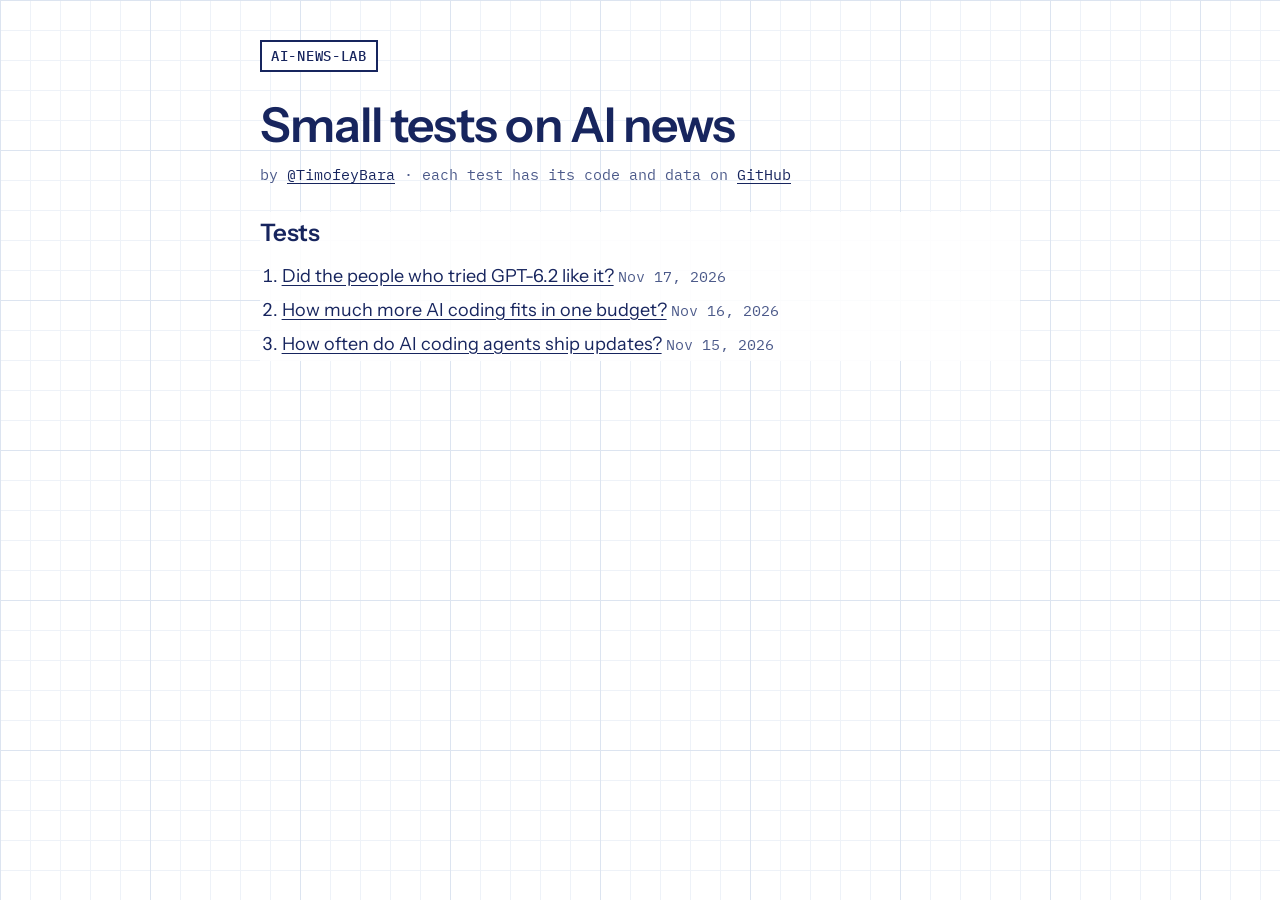
<file: index.html>
<!doctype html>
<html lang="en">
<head>
<meta charset="utf-8">
<meta name="viewport" content="width=device-width,initial-scale=1,viewport-fit=cover">
<title>ai-news-lab</title>
<meta name="description" content="Small hands-on tests of AI news, one page per test, with the code and the data.">
<link rel="stylesheet" href="_style/report.css">
</head>
<body>
<main>
  <span class="tag">AI-NEWS-LAB</span>
  <h1>Small tests on AI news</h1>
  <p class="meta">by <a href="https://x.com/TimofeyBara">@TimofeyBara</a> · each test has its code and data on <a href="https://github.com/BaranovTim/ai-news-lab">GitHub</a></p>
  <section>
    <h2>Tests</h2>
    <ol>
      <!-- newest first -->
      <li><a href="2026-11-17-gpt-6-2-launch-reactions/">Did the people who tried GPT-6.2 like it?</a> <span class="meta">Nov 17, 2026</span></li>
      <li><a href="2026-11-16-tokeneconomizer-savings/">How much more AI coding fits in one budget?</a> <span class="meta">Nov 16, 2026</span></li>
      <li><a href="2026-11-15-coding-agent-update-pace/">How often do AI coding agents ship updates?</a> <span class="meta">Nov 15, 2026</span></li>
    </ol>
  </section>
</main>
</body>
</html>
</file>
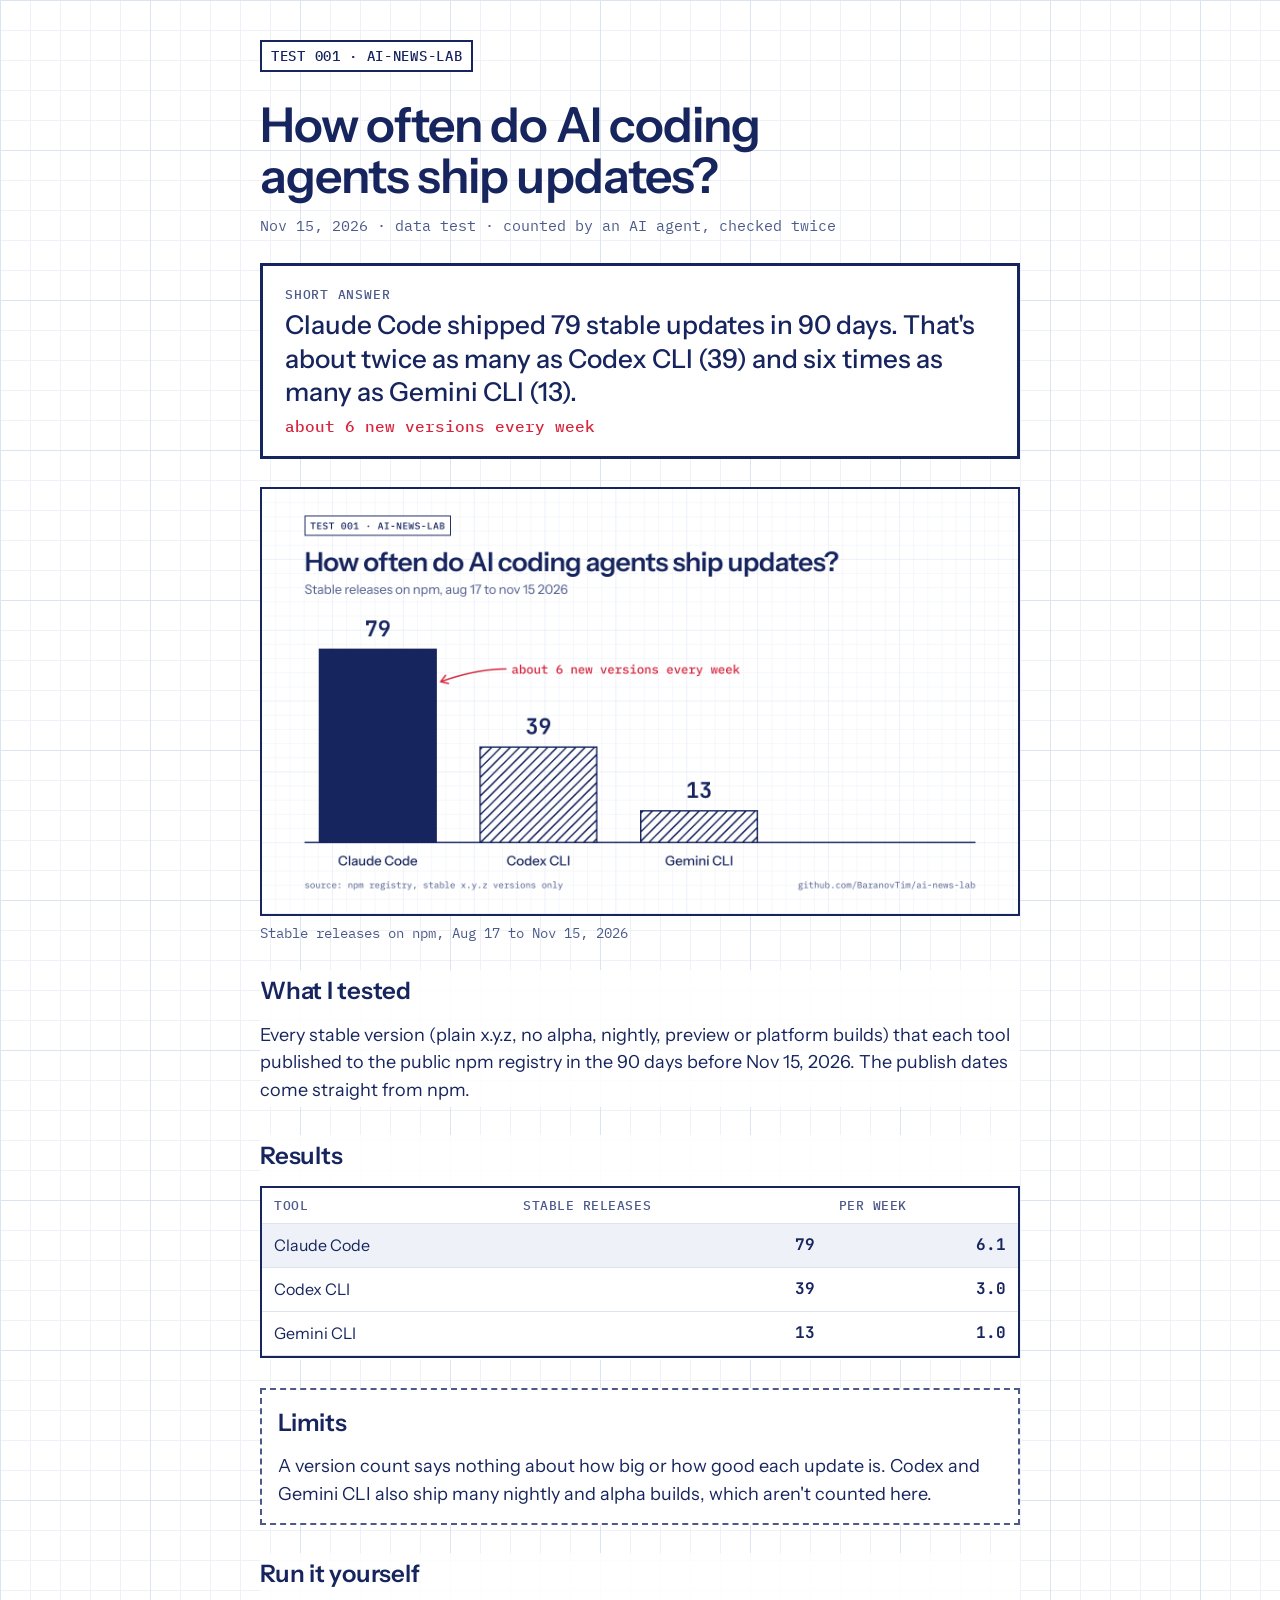
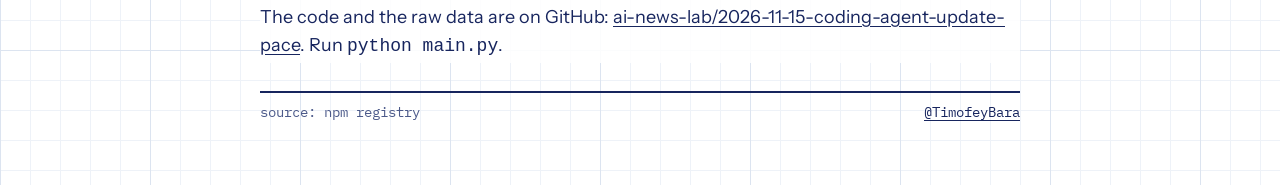
<file: 2026-11-15-coding-agent-update-pace/index.html>
<!doctype html>
<html lang="en">
<head>
<meta charset="utf-8">
<meta name="viewport" content="width=device-width,initial-scale=1,viewport-fit=cover">
<title>How often do AI coding agents ship updates? · ai-news-lab</title>
<meta name="description" content="Claude Code shipped 79 stable updates in 90 days, about twice as many as Codex CLI and six times as many as Gemini CLI.">
<meta property="og:title" content="How often do AI coding agents ship updates?">
<meta property="og:description" content="Claude Code shipped 79 stable updates in 90 days. Codex CLI 39, Gemini CLI 13.">
<meta property="og:image" content="https://baranovtim.github.io/ai-news-lab/2026-11-15-coding-agent-update-pace/chart.png">
<meta name="twitter:card" content="summary_large_image">
<link rel="stylesheet" href="../_style/report.css">
</head>
<body>
<main>
  <a class="tag" href="../">TEST 001 · AI-NEWS-LAB</a>
  <h1>How often do AI coding agents ship updates?</h1>
  <p class="meta">Nov 15, 2026 · data test · counted by an AI agent, checked twice</p>

  <div class="answer">
    <span class="label">Short answer</span>
    <p>Claude Code shipped 79 stable updates in 90 days. That's about twice as many as Codex CLI (39) and six times as many as Gemini CLI (13).</p>
    <span class="pen">about 6 new versions every week</span>
  </div>

  <figure>
    <img src="chart.png" alt="Bar chart of stable npm releases from Aug 17 to Nov 15, 2026: Claude Code 79, Codex CLI 39, Gemini CLI 13." width="1600" height="900">
    <figcaption>Stable releases on npm, Aug 17 to Nov 15, 2026</figcaption>
  </figure>

  <section>
    <h2>What I tested</h2>
    <p>Every stable version (plain x.y.z, no alpha, nightly, preview or platform builds) that each tool published to the public npm registry in the 90 days before Nov 15, 2026. The publish dates come straight from npm.</p>
  </section>

  <section>
    <h2>Results</h2>
    <div class="table">
      <table>
        <thead><tr><th>Tool</th><th>Stable releases</th><th>Per week</th></tr></thead>
        <tbody>
          <tr class="on"><td>Claude Code</td><td class="n">79</td><td class="n">6.1</td></tr>
          <tr><td>Codex CLI</td><td class="n">39</td><td class="n">3.0</td></tr>
          <tr><td>Gemini CLI</td><td class="n">13</td><td class="n">1.0</td></tr>
        </tbody>
      </table>
    </div>
  </section>

  <section class="limits">
    <h2>Limits</h2>
    <p>A version count says nothing about how big or how good each update is. Codex and Gemini CLI also ship many nightly and alpha builds, which aren't counted here.</p>
  </section>

  <section>
    <h2>Run it yourself</h2>
    <p>The code and the raw data are on GitHub: <a href="https://github.com/BaranovTim/ai-news-lab/tree/main/2026-11-15-coding-agent-update-pace">ai-news-lab/2026-11-15-coding-agent-update-pace</a>. Run <code>python main.py</code>.</p>
  </section>

  <footer><span>source: npm registry</span><a href="https://x.com/TimofeyBara">@TimofeyBara</a></footer>
</main>
</body>
</html>
</file>
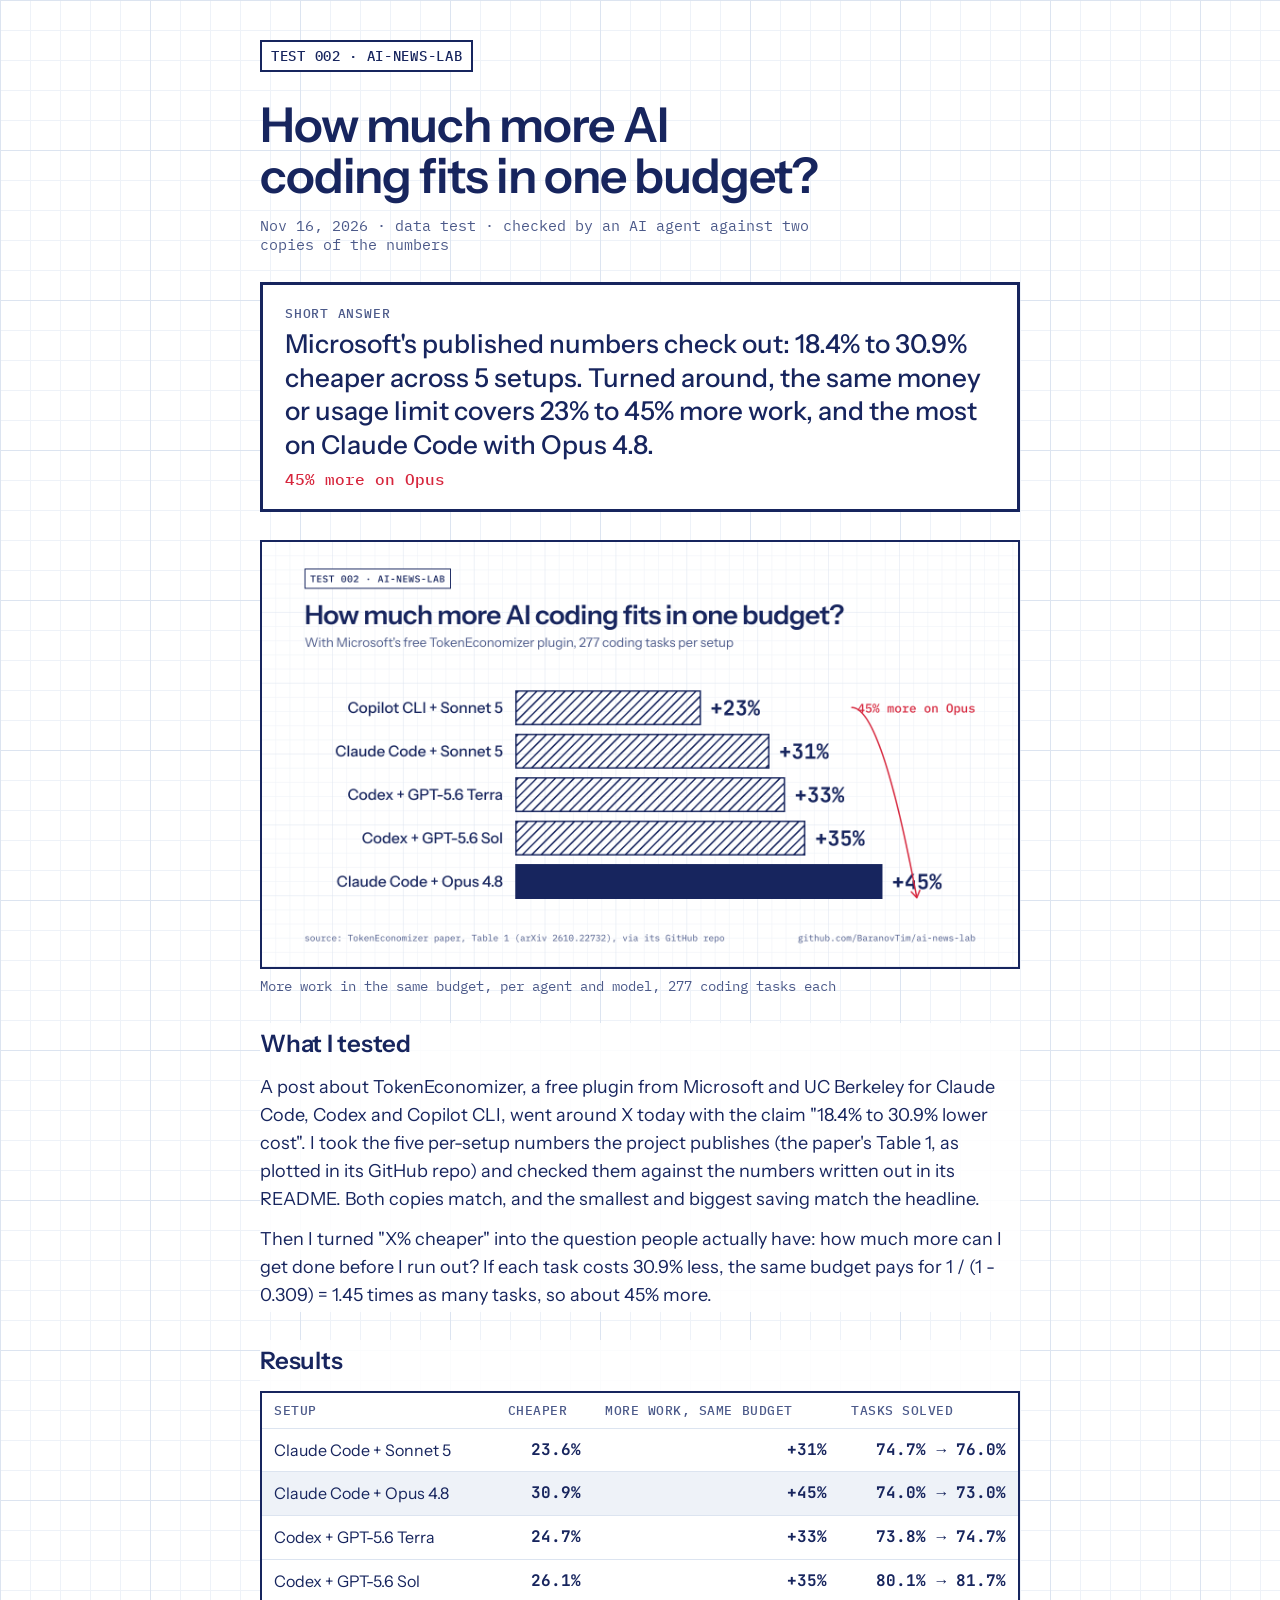
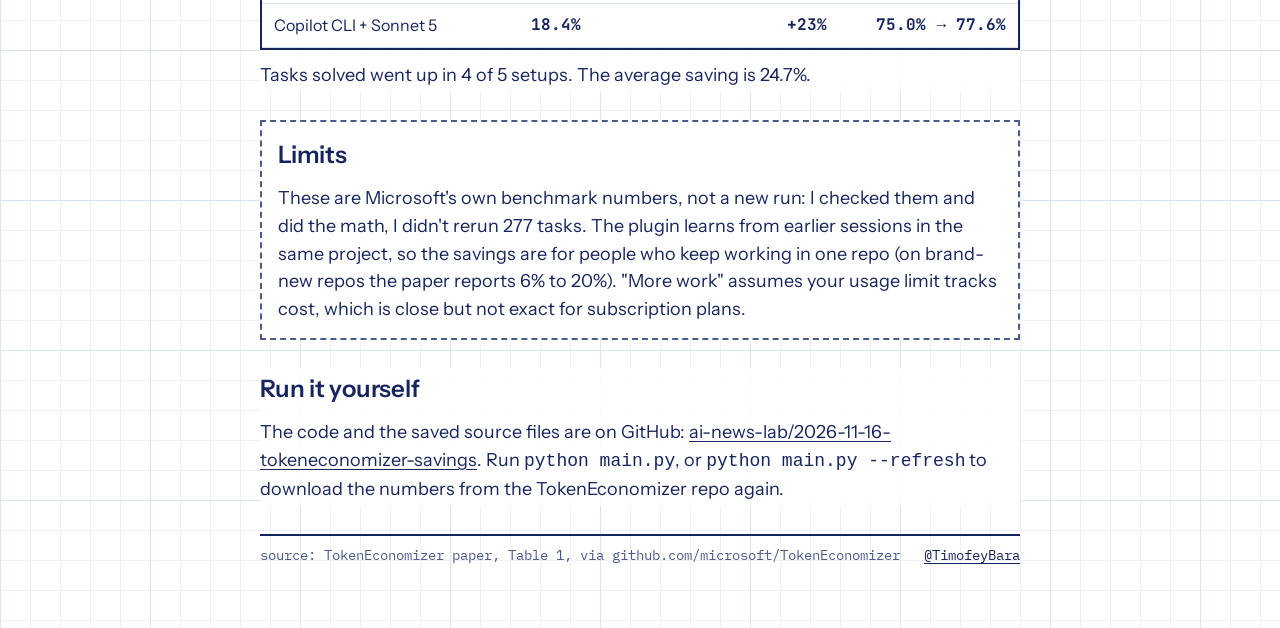
<file: 2026-11-16-tokeneconomizer-savings/index.html>
<!doctype html>
<html lang="en">
<head>
<meta charset="utf-8">
<meta name="viewport" content="width=device-width,initial-scale=1,viewport-fit=cover">
<title>How much more AI coding fits in one budget? · ai-news-lab</title>
<meta name="description" content="Microsoft's free TokenEconomizer plugin cuts coding agent costs by 18.4% to 30.9%. In plain terms, the same budget covers 23% to 45% more work.">
<meta property="og:title" content="How much more AI coding fits in one budget?">
<meta property="og:description" content="With Microsoft's free TokenEconomizer plugin, the same budget covers 23% to 45% more coding agent work. Biggest gain: Claude Code on Opus 4.8.">
<meta property="og:image" content="https://baranovtim.github.io/ai-news-lab/2026-11-16-tokeneconomizer-savings/chart.png">
<meta name="twitter:card" content="summary_large_image">
<link rel="stylesheet" href="../_style/report.css">
</head>
<body>
<main>
  <a class="tag" href="../">TEST 002 · AI-NEWS-LAB</a>
  <h1>How much more AI coding fits in one budget?</h1>
  <p class="meta">Nov 16, 2026 · data test · checked by an AI agent against two copies of the numbers</p>

  <div class="answer">
    <span class="label">Short answer</span>
    <p>Microsoft's published numbers check out: 18.4% to 30.9% cheaper across 5 setups. Turned around, the same money or usage limit covers 23% to 45% more work, and the most on Claude Code with Opus 4.8.</p>
    <span class="pen">45% more on Opus</span>
  </div>

  <figure>
    <img src="chart.png" alt="Horizontal bar chart of how much more work fits in the same budget with TokenEconomizer: Copilot CLI with Sonnet 5 +23%, Claude Code with Sonnet 5 +31%, Codex with GPT-5.6 Terra +33%, Codex with GPT-5.6 Sol +35%, Claude Code with Opus 4.8 +45%." width="1600" height="900">
    <figcaption>More work in the same budget, per agent and model, 277 coding tasks each</figcaption>
  </figure>

  <section>
    <h2>What I tested</h2>
    <p>A post about TokenEconomizer, a free plugin from Microsoft and UC Berkeley for Claude Code, Codex and Copilot CLI, went around X today with the claim "18.4% to 30.9% lower cost". I took the five per-setup numbers the project publishes (the paper's Table 1, as plotted in its GitHub repo) and checked them against the numbers written out in its README. Both copies match, and the smallest and biggest saving match the headline.</p>
    <p>Then I turned "X% cheaper" into the question people actually have: how much more can I get done before I run out? If each task costs 30.9% less, the same budget pays for 1 / (1 - 0.309) = 1.45 times as many tasks, so about 45% more.</p>
  </section>

  <section>
    <h2>Results</h2>
    <div class="table">
      <table>
        <thead><tr><th>Setup</th><th>Cheaper</th><th>More work, same budget</th><th>Tasks solved</th></tr></thead>
        <tbody>
          <tr><td>Claude Code + Sonnet 5</td><td class="n">23.6%</td><td class="n">+31%</td><td class="n">74.7% → 76.0%</td></tr>
          <tr class="on"><td>Claude Code + Opus 4.8</td><td class="n">30.9%</td><td class="n">+45%</td><td class="n">74.0% → 73.0%</td></tr>
          <tr><td>Codex + GPT-5.6 Terra</td><td class="n">24.7%</td><td class="n">+33%</td><td class="n">73.8% → 74.7%</td></tr>
          <tr><td>Codex + GPT-5.6 Sol</td><td class="n">26.1%</td><td class="n">+35%</td><td class="n">80.1% → 81.7%</td></tr>
          <tr><td>Copilot CLI + Sonnet 5</td><td class="n">18.4%</td><td class="n">+23%</td><td class="n">75.0% → 77.6%</td></tr>
        </tbody>
      </table>
    </div>
    <p>Tasks solved went up in 4 of 5 setups. The average saving is 24.7%.</p>
  </section>

  <section class="limits">
    <h2>Limits</h2>
    <p>These are Microsoft's own benchmark numbers, not a new run: I checked them and did the math, I didn't rerun 277 tasks. The plugin learns from earlier sessions in the same project, so the savings are for people who keep working in one repo (on brand-new repos the paper reports 6% to 20%). "More work" assumes your usage limit tracks cost, which is close but not exact for subscription plans.</p>
  </section>

  <section>
    <h2>Run it yourself</h2>
    <p>The code and the saved source files are on GitHub: <a href="https://github.com/BaranovTim/ai-news-lab/tree/main/2026-11-16-tokeneconomizer-savings">ai-news-lab/2026-11-16-tokeneconomizer-savings</a>. Run <code>python main.py</code>, or <code>python main.py --refresh</code> to download the numbers from the TokenEconomizer repo again.</p>
  </section>

  <footer><span>source: TokenEconomizer paper, Table 1, via github.com/microsoft/TokenEconomizer</span><a href="https://x.com/TimofeyBara">@TimofeyBara</a></footer>
</main>
</body>
</html>
</file>
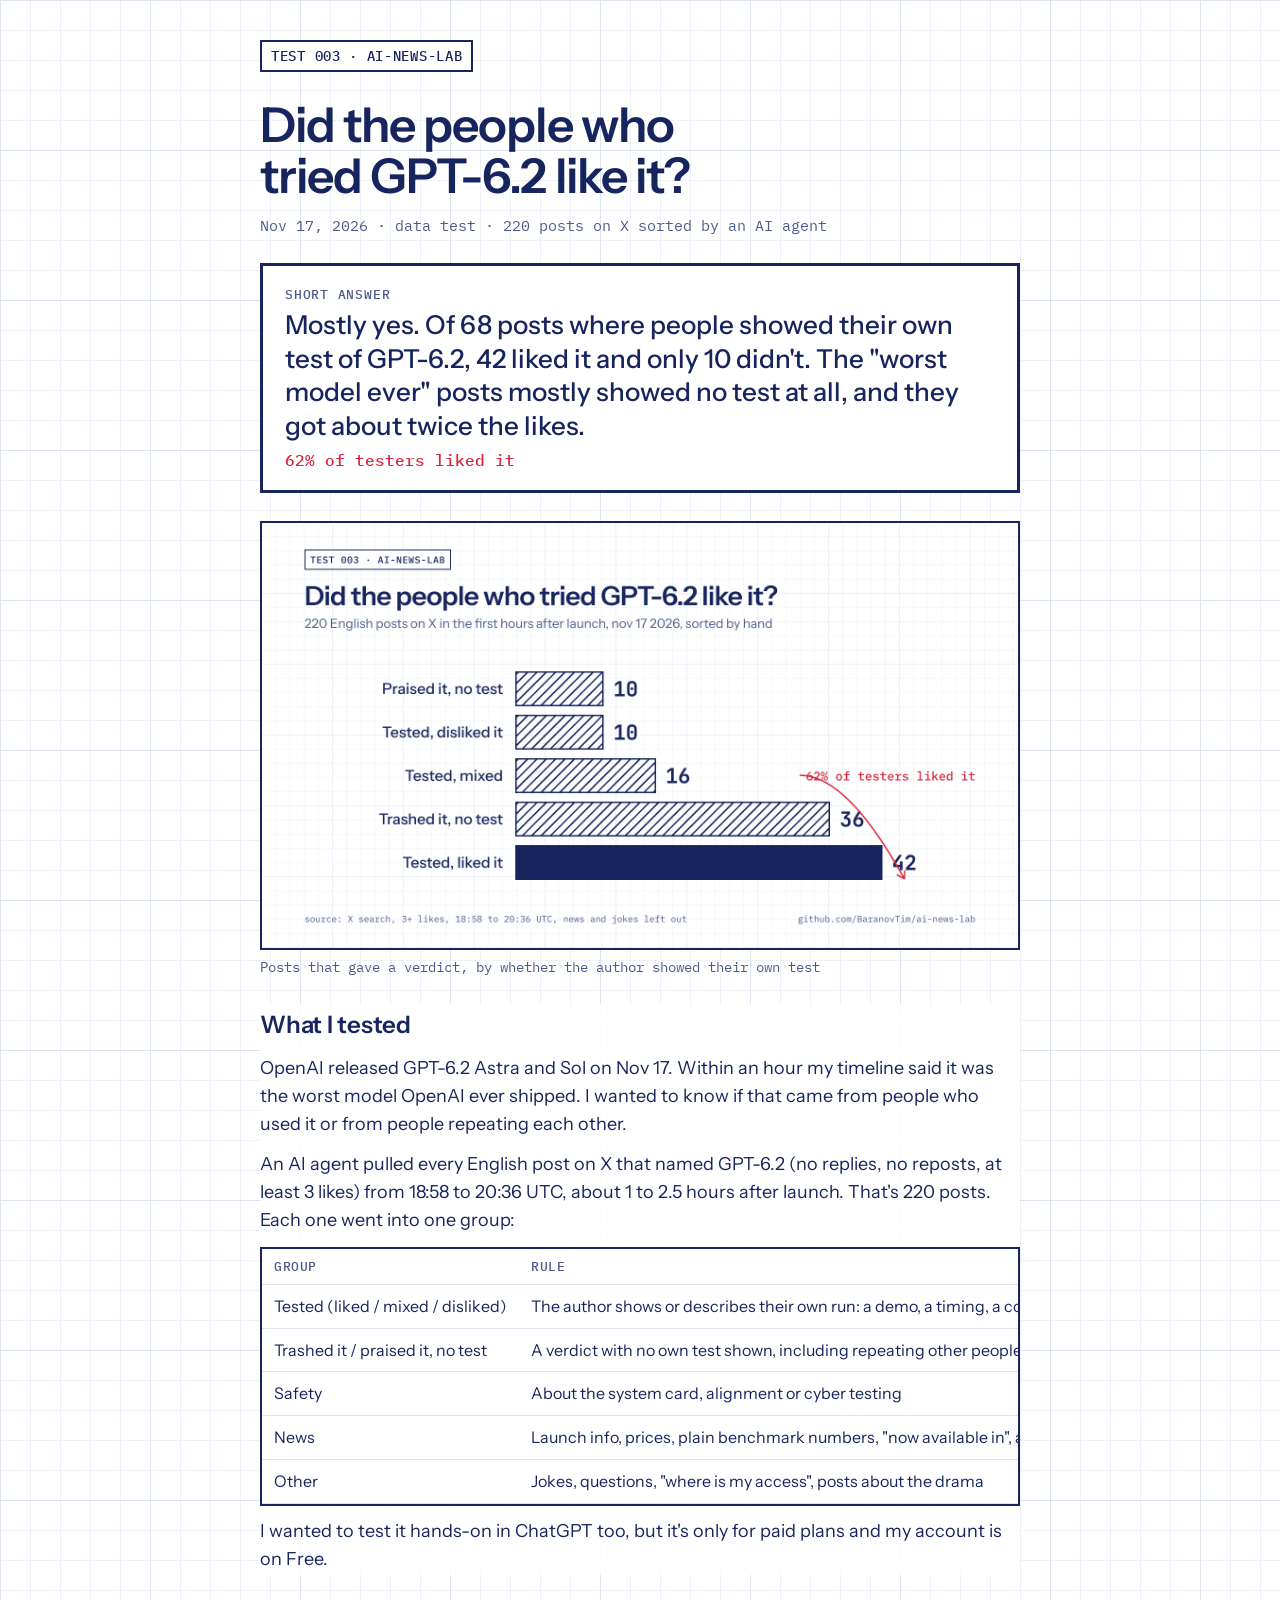
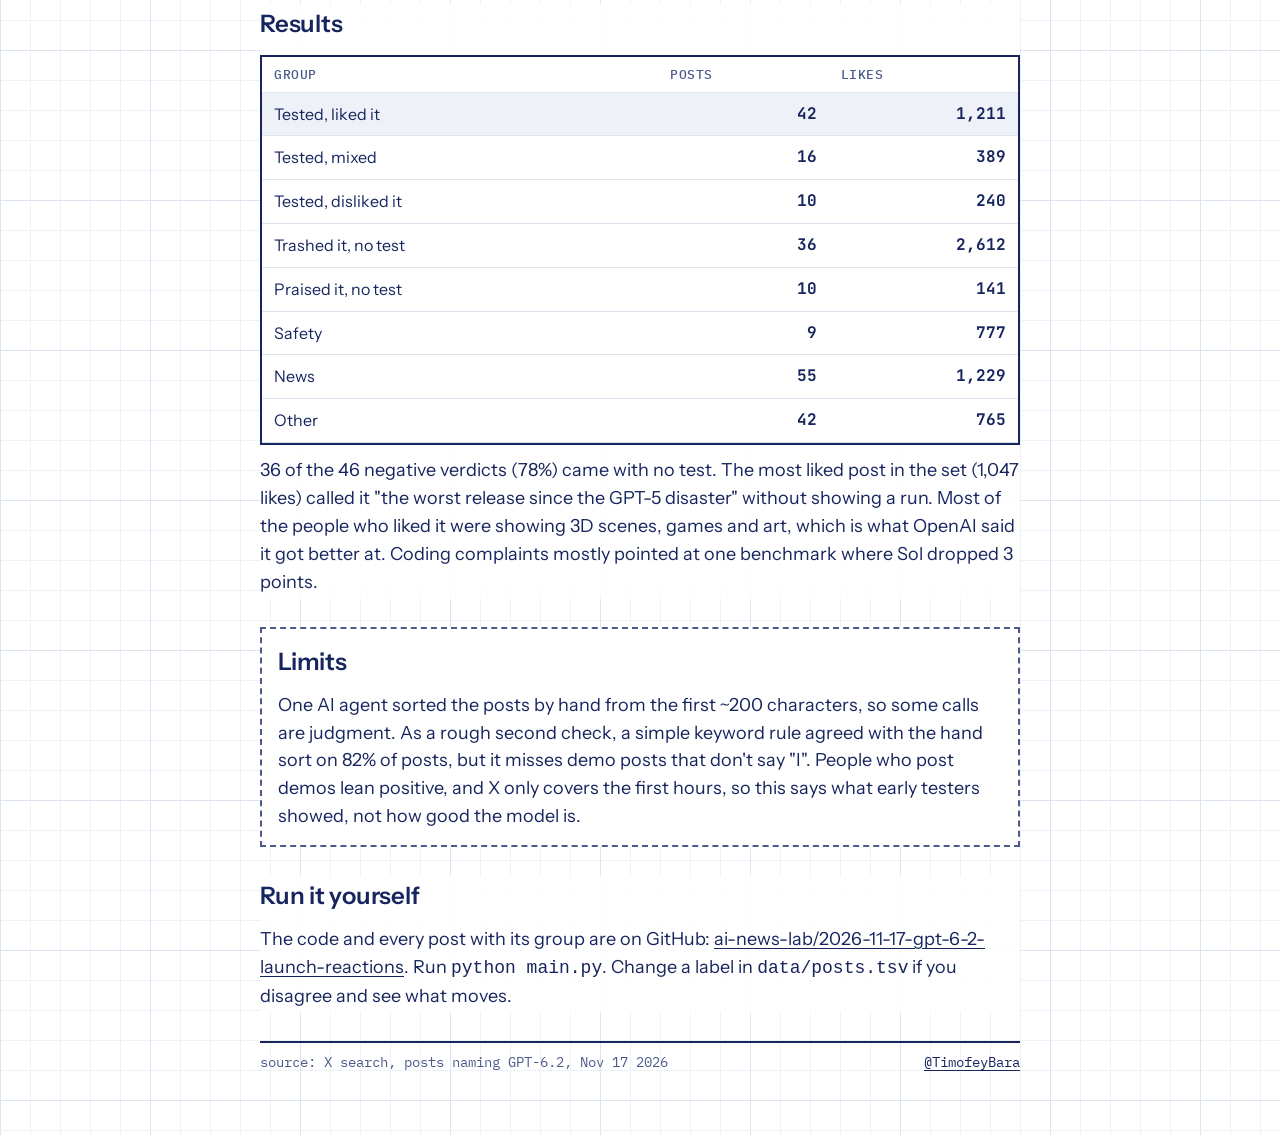
<file: 2026-11-17-gpt-6-2-launch-reactions/index.html>
<!doctype html>
<html lang="en">
<head>
<meta charset="utf-8">
<meta name="viewport" content="width=device-width,initial-scale=1,viewport-fit=cover">
<title>Did the people who tried GPT-6.2 like it? · ai-news-lab</title>
<meta name="description" content="X called GPT-6.2 OpenAI's worst model within hours. Sorting 220 launch posts shows 42 of the 68 people who showed their own test liked it.">
<meta property="og:title" content="Did the people who tried GPT-6.2 like it?">
<meta property="og:description" content="220 launch posts on X sorted by hand: 62% of the people who showed their own test liked GPT-6.2. Most of the trashing came from posts with no test.">
<meta property="og:image" content="https://baranovtim.github.io/ai-news-lab/2026-11-17-gpt-6-2-launch-reactions/chart.png">
<meta name="twitter:card" content="summary_large_image">
<link rel="stylesheet" href="../_style/report.css">
</head>
<body>
<main>
  <a class="tag" href="../">TEST 003 · AI-NEWS-LAB</a>
  <h1>Did the people who tried GPT-6.2 like it?</h1>
  <p class="meta">Nov 17, 2026 · data test · 220 posts on X sorted by an AI agent</p>

  <div class="answer">
    <span class="label">Short answer</span>
    <p>Mostly yes. Of 68 posts where people showed their own test of GPT-6.2, 42 liked it and only 10 didn't. The "worst model ever" posts mostly showed no test at all, and they got about twice the likes.</p>
    <span class="pen">62% of testers liked it</span>
  </div>

  <figure>
    <img src="chart.png" alt="Horizontal bar chart of 220 X posts about GPT-6.2: tested and liked it 42, trashed it with no test 36, tested and mixed 16, tested and disliked it 10, praised it with no test 10." width="1600" height="900">
    <figcaption>Posts that gave a verdict, by whether the author showed their own test</figcaption>
  </figure>

  <section>
    <h2>What I tested</h2>
    <p>OpenAI released GPT-6.2 Astra and Sol on Nov 17. Within an hour my timeline said it was the worst model OpenAI ever shipped. I wanted to know if that came from people who used it or from people repeating each other.</p>
    <p>An AI agent pulled every English post on X that named GPT-6.2 (no replies, no reposts, at least 3 likes) from 18:58 to 20:36 UTC, about 1 to 2.5 hours after launch. That's 220 posts. Each one went into one group:</p>
    <div class="table">
      <table>
        <thead><tr><th>Group</th><th>Rule</th></tr></thead>
        <tbody>
          <tr><td>Tested (liked / mixed / disliked)</td><td>The author shows or describes their own run: a demo, a timing, a cost, a benchmark they ran, early-access use</td></tr>
          <tr><td>Trashed it / praised it, no test</td><td>A verdict with no own test shown, including repeating other people's reviews or someone else's benchmark</td></tr>
          <tr><td>Safety</td><td>About the system card, alignment or cyber testing</td></tr>
          <tr><td>News</td><td>Launch info, prices, plain benchmark numbers, "now available in", ads</td></tr>
          <tr><td>Other</td><td>Jokes, questions, "where is my access", posts about the drama</td></tr>
        </tbody>
      </table>
    </div>
    <p>I wanted to test it hands-on in ChatGPT too, but it's only for paid plans and my account is on Free.</p>
  </section>

  <section>
    <h2>Results</h2>
    <div class="table">
      <table>
        <thead><tr><th>Group</th><th>Posts</th><th>Likes</th></tr></thead>
        <tbody>
          <tr class="on"><td>Tested, liked it</td><td class="n">42</td><td class="n">1,211</td></tr>
          <tr><td>Tested, mixed</td><td class="n">16</td><td class="n">389</td></tr>
          <tr><td>Tested, disliked it</td><td class="n">10</td><td class="n">240</td></tr>
          <tr><td>Trashed it, no test</td><td class="n">36</td><td class="n">2,612</td></tr>
          <tr><td>Praised it, no test</td><td class="n">10</td><td class="n">141</td></tr>
          <tr><td>Safety</td><td class="n">9</td><td class="n">777</td></tr>
          <tr><td>News</td><td class="n">55</td><td class="n">1,229</td></tr>
          <tr><td>Other</td><td class="n">42</td><td class="n">765</td></tr>
        </tbody>
      </table>
    </div>
    <p>36 of the 46 negative verdicts (78%) came with no test. The most liked post in the set (1,047 likes) called it "the worst release since the GPT-5 disaster" without showing a run. Most of the people who liked it were showing 3D scenes, games and art, which is what OpenAI said it got better at. Coding complaints mostly pointed at one benchmark where Sol dropped 3 points.</p>
  </section>

  <section class="limits">
    <h2>Limits</h2>
    <p>One AI agent sorted the posts by hand from the first ~200 characters, so some calls are judgment. As a rough second check, a simple keyword rule agreed with the hand sort on 82% of posts, but it misses demo posts that don't say "I". People who post demos lean positive, and X only covers the first hours, so this says what early testers showed, not how good the model is.</p>
  </section>

  <section>
    <h2>Run it yourself</h2>
    <p>The code and every post with its group are on GitHub: <a href="https://github.com/BaranovTim/ai-news-lab/tree/main/2026-11-17-gpt-6-2-launch-reactions">ai-news-lab/2026-11-17-gpt-6-2-launch-reactions</a>. Run <code>python main.py</code>. Change a label in <code>data/posts.tsv</code> if you disagree and see what moves.</p>
  </section>

  <footer><span>source: X search, posts naming GPT-6.2, Nov 17 2026</span><a href="https://x.com/TimofeyBara">@TimofeyBara</a></footer>
</main>
</body>
</html>
</file>
<file: _style/report.css>
/* Results page style for ai-news-lab: the same graph-paper look as the charts.
   One column, reads well on a phone. Each test folder has an index.html that links this file. */
@font-face{font-family:"Instrument Sans";font-weight:400;font-display:swap;src:url("fonts/instrument-sans-latin-400-normal.woff2") format("woff2")}
@font-face{font-family:"Instrument Sans";font-weight:500;font-display:swap;src:url("fonts/instrument-sans-latin-500-normal.woff2") format("woff2")}
@font-face{font-family:"Instrument Sans";font-weight:600;font-display:swap;src:url("fonts/instrument-sans-latin-600-normal.woff2") format("woff2")}
@font-face{font-family:"JetBrains Mono";font-weight:700;font-display:swap;src:url("fonts/jetbrains-mono-latin-700-normal.woff2") format("woff2")}
@font-face{font-family:"IBM Plex Mono";font-weight:400;font-display:swap;src:url("fonts/ibm-plex-mono-latin-400-normal.woff2") format("woff2")}
@font-face{font-family:"IBM Plex Mono";font-weight:500;font-display:swap;src:url("fonts/ibm-plex-mono-latin-500-normal.woff2") format("woff2")}

:root{
  --ink:#17255E; --ink2:#4C5A8A; --soft:#8A94BA; --pen:#D7263D;
  --paper:#FFFFFF; --grid:#DCE4F0; --grid2:#EEF2F8;
  --sans:"Instrument Sans",system-ui,-apple-system,"Segoe UI",sans-serif;
  --mono:"IBM Plex Mono",ui-monospace,Menlo,Consolas,monospace;
  --num:"JetBrains Mono",ui-monospace,Menlo,Consolas,monospace;
  color-scheme:light;
}
*{box-sizing:border-box}
html{-webkit-text-size-adjust:100%}
body{
  margin:0; color:var(--ink); font:400 18px/1.55 var(--sans);
  background-color:var(--paper);
  background-image:linear-gradient(var(--grid) 1px,transparent 1px),linear-gradient(90deg,var(--grid) 1px,transparent 1px),linear-gradient(var(--grid2) 1px,transparent 1px),linear-gradient(90deg,var(--grid2) 1px,transparent 1px);
  background-size:150px 150px,150px 150px,30px 30px,30px 30px;
  padding:40px max(18px, env(safe-area-inset-right)) 64px max(18px, env(safe-area-inset-left));
}
main{max-width:760px;margin:0 auto;display:grid;gap:28px}
a{color:var(--ink);text-underline-offset:3px}
.tag{justify-self:start;font:500 14px var(--mono);letter-spacing:.05em;background:var(--paper);padding:5px 9px;border:2px solid var(--ink);text-decoration:none}
h1{margin:0;font-weight:600;font-size:clamp(32px,6vw,48px);line-height:1.06;letter-spacing:-.02em;text-wrap:balance}
.meta{margin:-14px 0 0;font:400 15px var(--mono);color:var(--ink2)}
.answer{background:var(--paper);border:3px solid var(--ink);padding:20px 22px;display:grid;gap:6px}
.answer .label{font:500 13px var(--mono);letter-spacing:.06em;text-transform:uppercase;color:var(--ink2)}
.answer p{margin:0;font-size:clamp(20px,3.4vw,26px);line-height:1.3;font-weight:500}
.answer .pen{font:500 16px var(--mono);color:var(--pen)}
section{display:grid;gap:12px;background:rgba(255,255,255,.88);padding:2px 0}
h2{margin:0;font-weight:600;font-size:24px;letter-spacing:-.01em}
p{margin:0;max-width:66ch}
ol,ul{margin:0;padding-left:1.2em;display:grid;gap:6px}
figure{margin:0;display:grid;gap:8px}
figure img,figure video{display:block;width:100%;height:auto;border:2px solid var(--ink);background:var(--paper)}
figcaption{font:400 14px var(--mono);color:var(--ink2)}
.shots{display:grid;grid-template-columns:repeat(auto-fit,minmax(min(100%,320px),1fr));gap:18px}
.table{overflow-x:auto;border:2px solid var(--ink);background:var(--paper)}
table{border-collapse:collapse;width:100%;font-size:16px}
th,td{padding:9px 12px;text-align:left;border-bottom:1px solid var(--grid);white-space:nowrap}
th{font:500 13px var(--mono);letter-spacing:.04em;text-transform:uppercase;color:var(--ink2)}
td.n{font-family:var(--num);font-weight:700;text-align:right}
tr.on td{background:var(--grid2)}
.verdict-ok{color:#17784A;font-weight:600}
.verdict-no{color:var(--pen);font-weight:600}
blockquote{margin:0;padding:12px 14px;border-left:4px solid var(--ink);background:var(--paper);font:400 15px/1.5 var(--mono);white-space:pre-wrap;overflow-wrap:anywhere}
.limits{border:2px dashed var(--ink2);padding:14px 16px;background:var(--paper)}
footer{display:flex;flex-wrap:wrap;justify-content:space-between;gap:8px 20px;font:400 14px var(--mono);color:var(--ink2);padding-top:10px;border-top:2px solid var(--ink)}
@media (max-width:520px){body{font-size:17px;padding-top:24px} main{gap:22px} th,td{padding:8px 9px}}
</file>
